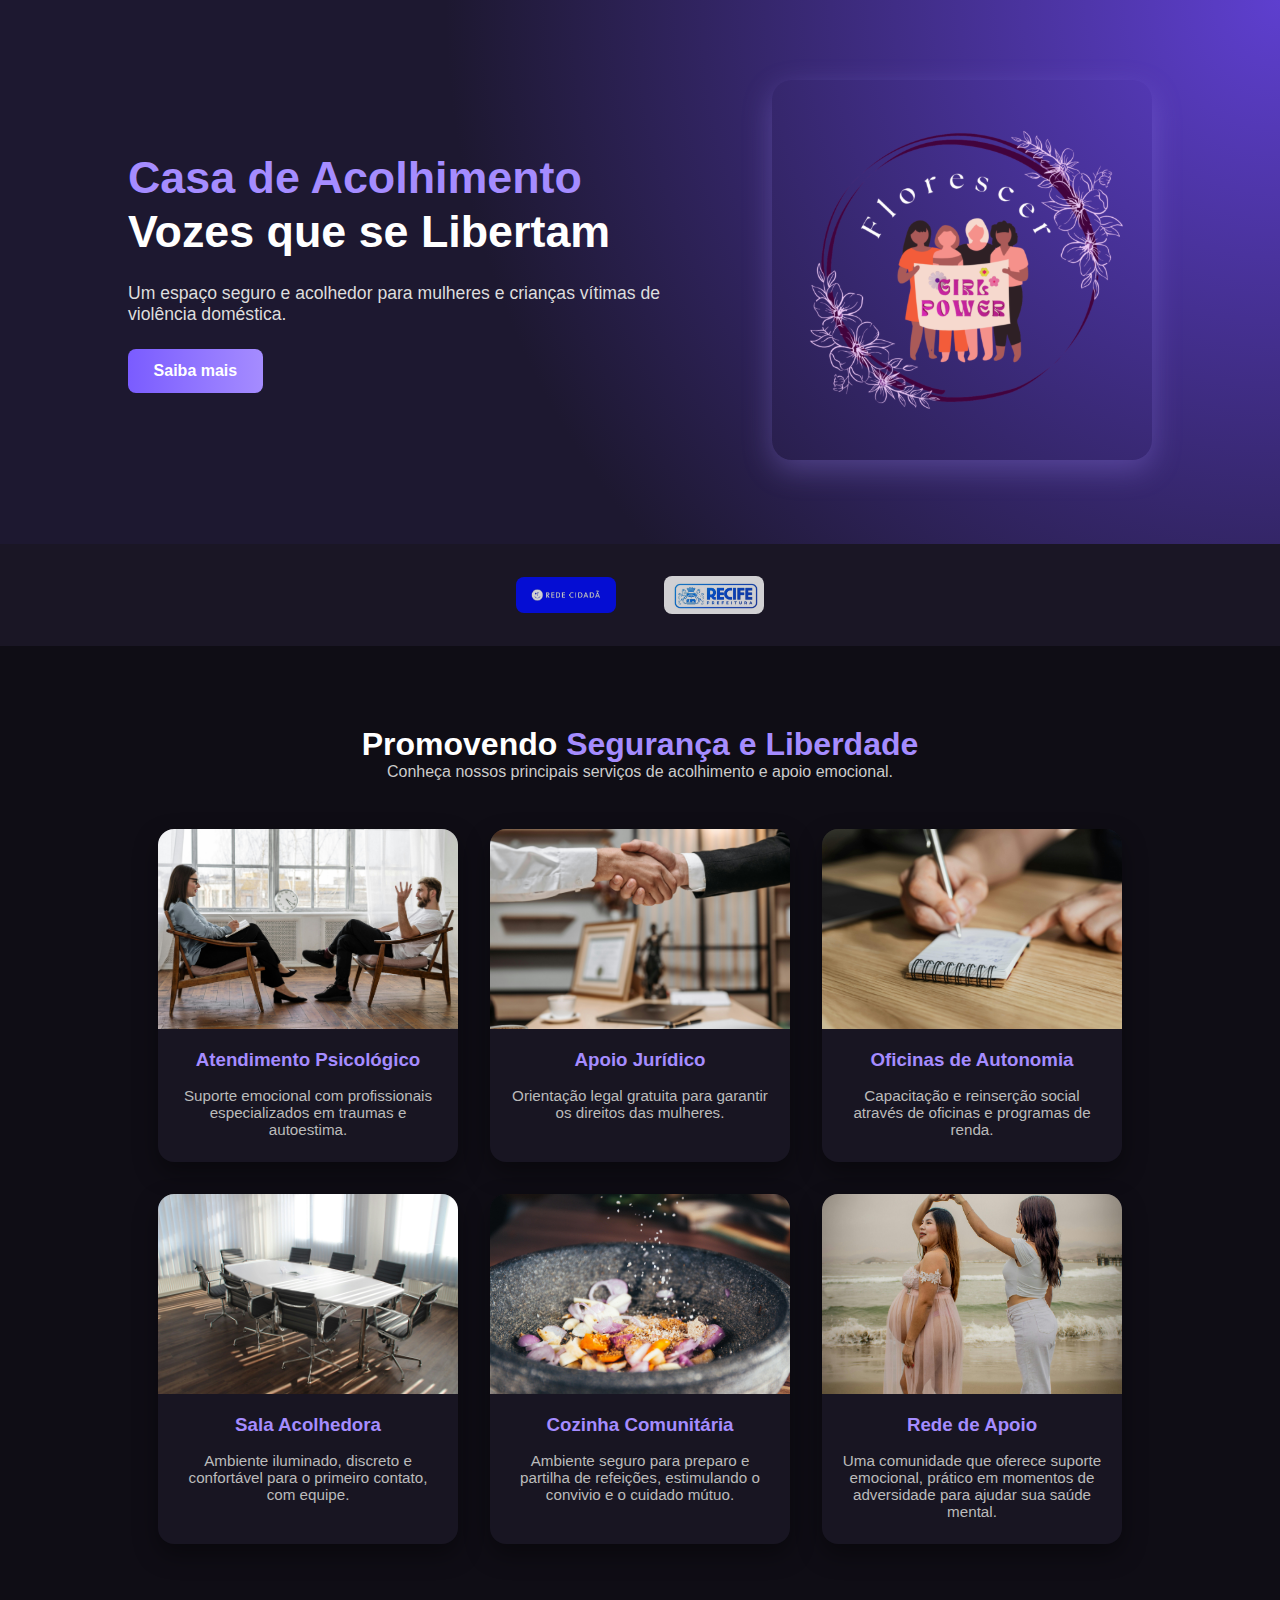
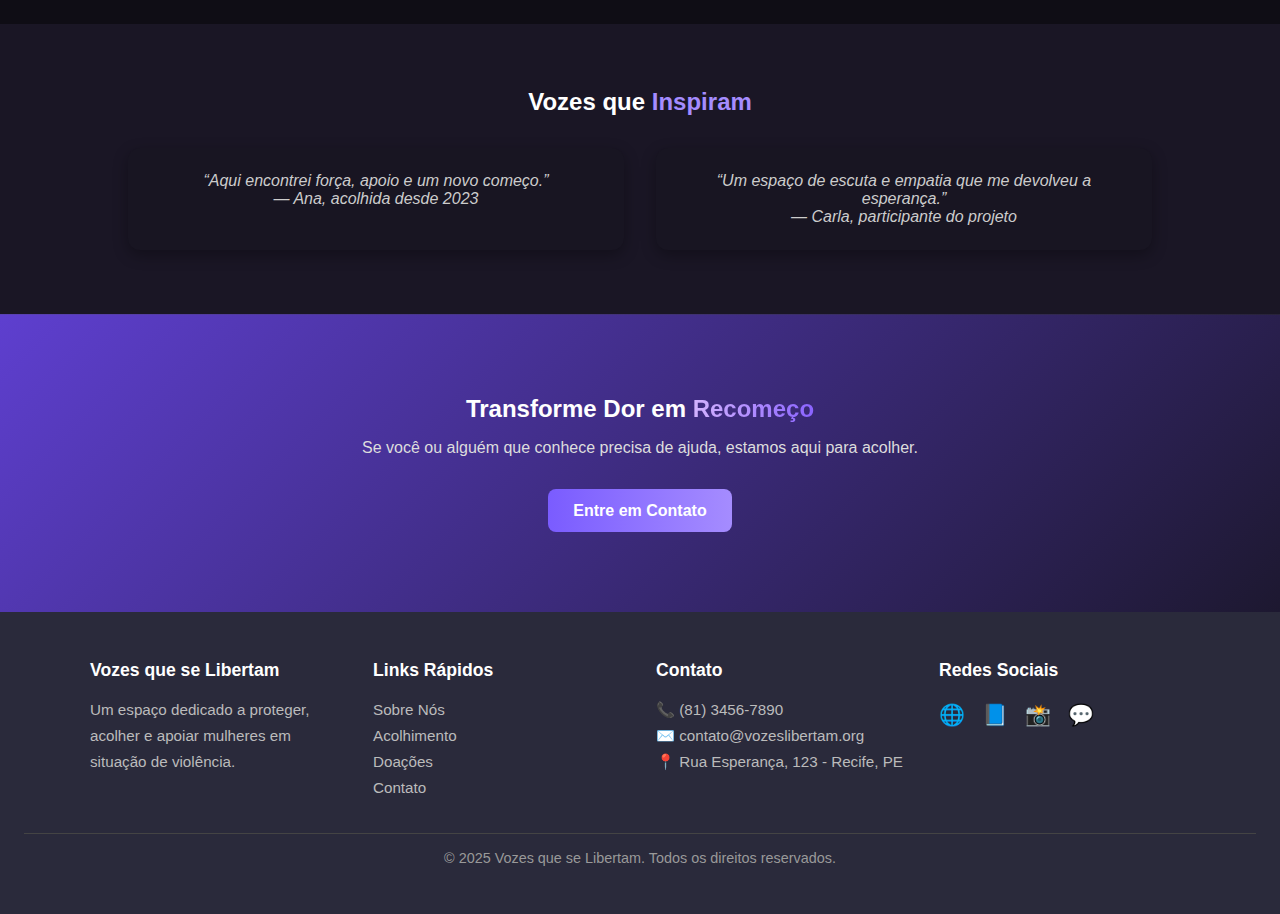
<file: Projeto JAS/ProjetoExtra/index.html>
<!DOCTYPE html>
<html lang="pt-br">
<head>
  <meta charset="UTF-8">
  <meta name="viewport" content="width=device-width, initial-scale=1.0">
  <title>Casa de Acolhimento - Vozes que se Libertam</title>
  <link rel="stylesheet" href="style.css">
</head>
<body>

  <!-- ===== HEADER ===== -->
  <header class="hero">
    <div class="hero-content">
      <div class="hero-text">
        <h1><span>Casa de Acolhimento</span><br>Vozes que se Libertam</h1>
        <p>Um espaço seguro e acolhedor para mulheres e crianças vítimas de violência doméstica.</p>
        <a href="#" class="btn">Saiba mais</a>
      </div>
      <div class="hero-image">
        <img src="./img/bd0b7330-cf27-43f0-a2c5-932ced058d0f 1.svg" alt="Imagem representando acolhimento">
      </div>
    </div>
  </header>

  <!-- ===== APOIO SEÇÃO ===== -->
  <section class="partners">
    <img src="./img/rede2.jpg" alt="Logo Parceiro">
    <img src="./img/img_0728.jpg" alt="Logo Parceiro">
   
  </section>

  <!-- ===== SERVIÇOS ===== -->
  <section class="services">
    <h2>Promovendo <span>Segurança e Liberdade</span></h2>
    <p>Conheça nossos principais serviços de acolhimento e apoio emocional.</p>
    <div class="cards">
      <div class="card">
        <img src="./img/pexels-cottonbro-4101143.jpg" alt="Atendimento psicológico">
        <h3>Atendimento Psicológico</h3>
        <p>Suporte emocional com profissionais especializados em traumas e autoestima.</p>
      </div>
      <div class="card">
        <img src="./img/pexels-pavel-danilyuk-8112172.jpg" alt="Apoio jurídico">
        <h3>Apoio Jurídico</h3>
        <p>Orientação legal gratuita para garantir os direitos das mulheres.</p>
      </div>
      <div class="card">
        <img src="./img/pexels-karolina-grabowska-4195504.jpg" alt="Oficinas e cursos">
        <h3>Oficinas de Autonomia</h3>
        <p>Capacitação e reinserção social através de oficinas e programas de renda.</p>
      </div>
      <div class="card">
        <img src="./img/pexels-pixabay-416320.jpg" alt="Sala Acolhedora">
        <h3>Sala Acolhedora</h3>
        <p>Ambiente iluminado, discreto e confortável para o primeiro contato, com equipe.</p>
      </div>
      <div class="card">
        <img src="./img/pexels-dapur-melodi-192125-1109197.jpg" alt="Cozinha Comunitária">
        <h3>Cozinha Comunitária</h3>
        <p>Ambiente seguro para preparo e partilha de refeições, estimulando o convivio e o cuidado mútuo.</p>
      </div>
      <div class="card">
        <img src="./img/pexels-max-hernandez-chipa-756175500-34151218.jpg" alt="Rede de Apoio">
        <h3>Rede de Apoio</h3>
        <p>Uma comunidade que oferece suporte emocional, prático em momentos de adversidade para ajudar sua saúde mental. </p>
      </div>
    </div>
  </section>

  <!-- ===== DEPOIMENTOS ===== -->
  <section class="testimonials">
    <h2>Vozes que <span>Inspiram</span></h2>
    <div class="testi-grid">
      <div class="testi">
        <p>“Aqui encontrei força, apoio e um novo começo.”</p>
        <span>— Ana, acolhida desde 2023</span>
      </div>
      <div class="testi">
        <p>“Um espaço de escuta e empatia que me devolveu a esperança.”</p>
        <span>— Carla, participante do projeto</span>
      </div>
    </div>
  </section>

  <!-- ===== CTA FINAL ===== -->
  <section class="cta">
    <div class="cta-content">
      <h2>Transforme Dor em <span>Recomeço</span></h2>
      <p>Se você ou alguém que conhece precisa de ajuda, estamos aqui para acolher.</p>
      <a href="#" class="btn">Entre em Contato</a>
    </div>
  </section>

  <!-- ======== FOOTER ======== -->
  <footer>
    <div class="footer-container">
      <div>
        <h4>Vozes que se Libertam</h4>
        <p>Um espaço dedicado a proteger, acolher e apoiar mulheres em situação de violência.</p>
      </div>

      <div>
        <h4>Links Rápidos</h4>
        <a href="#">Sobre Nós</a><br>
        <a href="#">Acolhimento</a><br>
        <a href="#">Doações</a><br>
        <a href="#">Contato</a>
      </div>

      <div>
        <h4>Contato</h4>
        <p>📞 (81) 3456-7890</p>
        <p>✉️ contato@vozeslibertam.org</p>
        <p>📍 Rua Esperança, 123 - Recife, PE</p>
      </div>

      <div>
        <h4>Redes Sociais</h4>
        <div class="social-icons">
          <a href="#">🌐</a>
          <a href="#">📘</a>
          <a href="#">📸</a>
          <a href="#">💬</a>
        </div>
      </div>
    </div>

    <div class="footer-bottom">
      © 2025 Vozes que se Libertam. Todos os direitos reservados.
    </div>
  </footer>


</body>
</html>
</file>
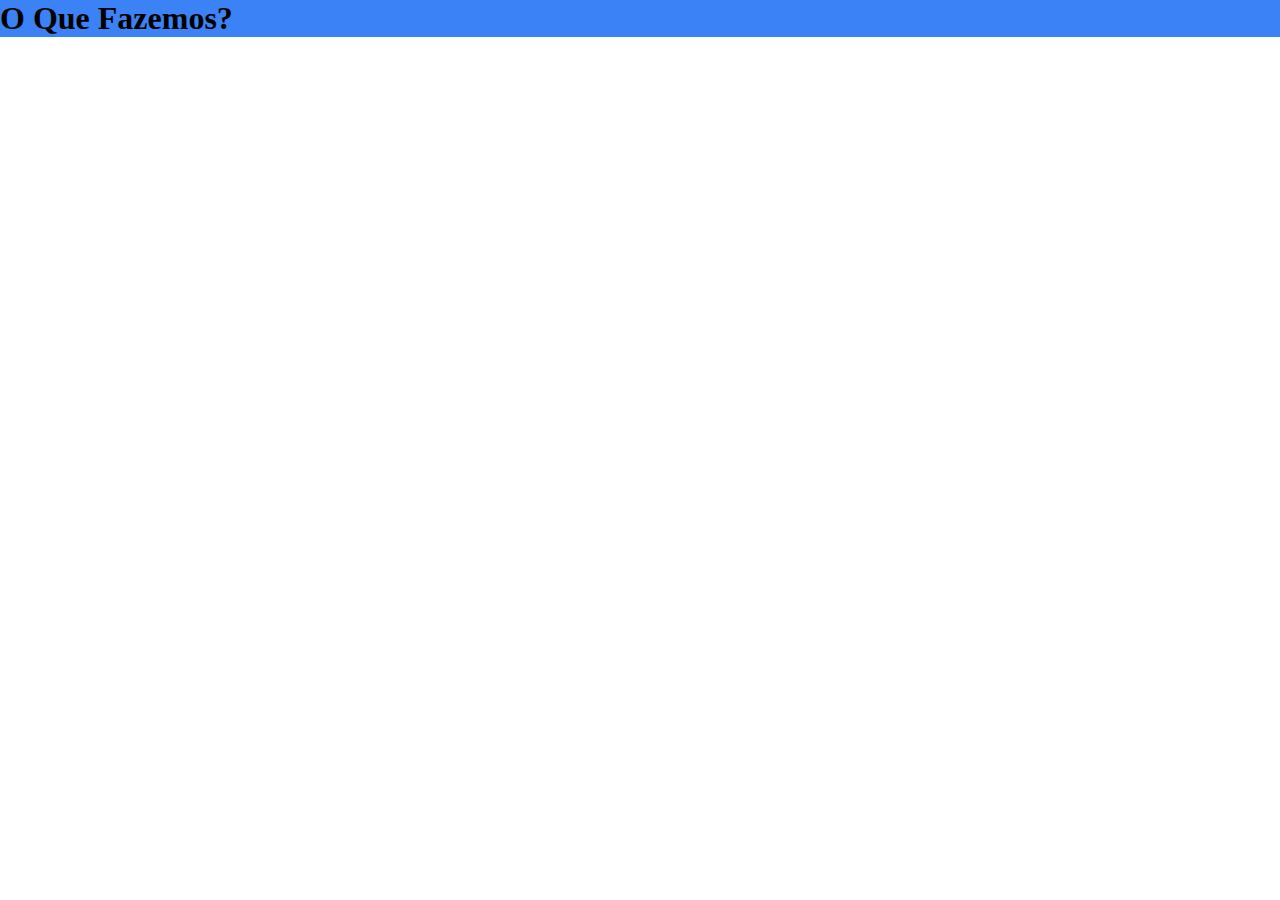
<file: Projeto JAS/oquefazemos.html>
<!DOCTYPE html>
<html lang="pt-br">
<head>
    <meta charset="UTF-8">
    <meta name="viewport" content="width=device-width, initial-scale=1.0">
    <title>Document</title>
    <link rel="stylesheet" href="oquefazemos.css">
</head>
<body>
    <header>
        <div>
            <div>
                <h1>O Que Fazemos?</h1>
            </div>
            <div>
                <p></p>
            </div>
        </div>
    </header>
</body>
</html>
</file>
<file: Projeto JAS/oquefazemos.css>
*{
    margin: 0;
    padding: 0;
    box-sizing: border-box;
}

header{
    background-color: #3b82f6;
    color:black;
}
</file>
<file: Projeto JAS/ProjetoExtra/style.css>
/* ===== RESET ===== */
* {
  margin: 0;
  padding: 0;
  box-sizing: border-box;
  font-family: 'Poppins', sans-serif;
}

body {
  background-color: #0f0d15;
  color: #fff;
  overflow-x: hidden;
}

/* ===== HERO SECTION ===== */
.hero {
  background: radial-gradient(circle at top right, #5e3fcf, #1d1830 60%);
  padding: 5rem 10%;
}

.hero-content {
  display: flex;
  align-items: center;
  justify-content: space-between;
  flex-wrap: wrap;
  gap: 2rem;
}

.hero-text {
  flex: 1;
  max-width: 600px;
}

.hero-text h1 {
  font-size: 2.8rem;
  line-height: 1.2;
  color: #fff;
}

.hero-text h1 span {
  color: #a58cff;
}

.hero-text p {
  margin: 1.5rem 0;
  font-size: 1.1rem;
  color: #ddd;
}

.btn {
  display: inline-block;
  background: linear-gradient(90deg, #7a5cff, #a58cff);
  color: #fff;
  text-decoration: none;
  padding: 0.8rem 1.6rem;
  border-radius: 8px;
  font-weight: 600;
  transition: transform 0.3s ease, box-shadow 0.3s ease;
}

.btn:hover {
  transform: translateY(-3px);
  box-shadow: 0 5px 20px rgba(162, 140, 255, 0.4);
}

.hero-image img {
  width: 380px;
  border-radius: 20px;
  box-shadow: 0 10px 30px rgba(162, 140, 255, 0.3);
}

/* ===== PARTNERS ===== */
.partners {
  display: flex;
  justify-content: center;
  align-items: center;
  gap: 3rem;
  background-color: #1a1625;
  padding: 2rem;
}

.partners img {
  width: 100px;
  opacity: 0.8;
  border-radius: 8px;
  /* filter: grayscale(100%) brightness(0.9); */
}

/* ===== SERVICES ===== */
.services {
  padding: 5rem 10%;
  text-align: center;
}

.services h2 {
  font-size: 2rem;
  color: #fff;
}

.services h2 span {
  color: #a58cff;
}

.services p {
  color: #ccc;
  margin-bottom: 3rem;
}

.cards {
  display: flex;
  justify-content: center;
  flex-wrap: wrap;
  gap: 2rem;
}

.card {
  background: #181522;
  border-radius: 16px;
  overflow: hidden;
  width: 300px;
  box-shadow: 0 10px 25px rgba(0,0,0,0.4);
  transition: transform 0.3s ease, box-shadow 0.3s ease;
}

.card:hover {
  transform: translateY(-8px);
  box-shadow: 0 15px 40px rgba(162, 140, 255, 0.4);
}

.card img {
  width: 100%;
  height: 200px;
  object-fit: cover;
}

.card h3 {
  color: #a58cff;
  margin: 1rem;
}

.card p {
  color: #bbb;
  font-size: 0.95rem;
  margin: 0 1rem 1.5rem;
}

/* ===== TESTIMONIALS ===== */
.testimonials {
  background: #1a1625;
  padding: 4rem 10%;
  text-align: center;
}

.testimonials h2 span {
  color: #a58cff;
}

.testi-grid {
  display: grid;
  grid-template-columns: repeat(auto-fit, minmax(260px, 1fr));
  gap: 2rem;
  margin-top: 2rem;
}

.testi {
  background: #181522;
  padding: 1.5rem;
  border-radius: 12px;
  color: #ccc;
  font-style: italic;
  box-shadow: 0 5px 15px rgba(0,0,0,0.3);
}

/* ===== CTA FINAL ===== */
.cta {
  background: linear-gradient(135deg, #5e3fcf, #1d1830);
  padding: 5rem 10%;
  text-align: center;
  border-top: 1px solid rgba(255,255,255,0.05);
}

.cta h2 span {
  color: #fff;
  background: linear-gradient(90deg, #d3b3ff, #8a63ff);
  -webkit-background-clip: text;
  -webkit-text-fill-color: transparent;
}

.cta p {
  color: #ddd;
  margin: 1rem 0 2rem;
}

/* ===== FOOTER ===== */
footer {
      background-color: #2a2a3b;
      color: #ccc;
      padding: 3rem 1.5rem;
      font-size: 0.95rem;
    }

    .footer-container {
      display: grid;
      grid-template-columns: repeat(auto-fit, minmax(240px, 1fr));
      gap: 2rem;
      max-width: 1100px;
      margin: auto;
    }

    footer h4 {
      color: #fff;
      margin-bottom: 1rem;
      font-size: 1.1rem;
    }

    footer p, footer a {
      color: #bbb;
      text-decoration: none;
      line-height: 1.7;
    }

    footer a:hover {
      color: #fff;
    }

    .social-icons {
      margin-top: 1rem;
    }

    .social-icons a {
      display: inline-block;
      margin-right: .8rem;
      font-size: 1.3rem;
      color: #bbb;
      transition: 0.3s;
    }

    .social-icons a:hover {
      color: #fff;
      transform: scale(1.1);
    }

    .footer-bottom {
      text-align: center;
      margin-top: 2rem;
      border-top: 1px solid #444;
      padding-top: 1rem;
      color: #999;
      font-size: 0.9rem;
    }

/* ===== RESPONSIVO ===== */
@media (max-width: 900px) {
  .hero-content {
    flex-direction: column;
    text-align: center;
  }

  .hero-image img {
    width: 80%;
    margin-top: 2rem;
  }

  .cards {
    flex-direction: column;
    align-items: center;
  }
}
</file>
